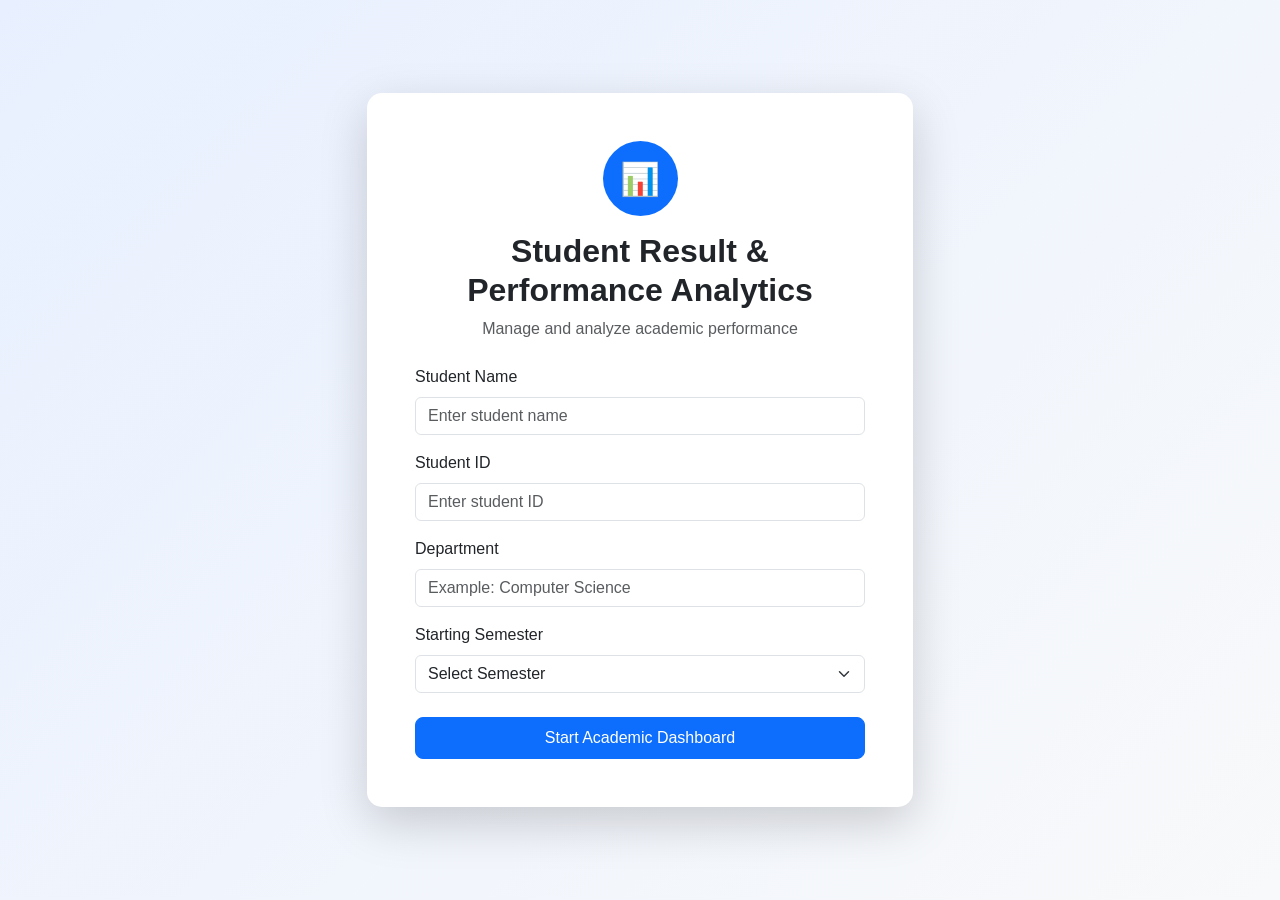
<file: index.html>
<!DOCTYPE html>
<html lang="en">

<head>

    <meta charset="UTF-8">

    <meta
        name="viewport"
        content="width=device-width, initial-scale=1.0"
    >

    <title>Student Result & Performance Analytics</title>

    <!-- Bootstrap -->
    <link
        href="https://cdn.jsdelivr.net/npm/bootstrap@5.3.3/dist/css/bootstrap.min.css"
        rel="stylesheet"
    >

    <!-- Custom CSS -->
    <link
        rel="stylesheet"
        href="css/style.css"
    >

</head>


<body class="login-page">


<div class="container">

    <div class="row justify-content-center align-items-center min-vh-100">

        <div class="col-md-7 col-lg-6">

            <div class="card shadow-lg border-0">

                <div class="card-body p-5">


                    <!-- Header -->

                    <div class="text-center mb-4">

                        <div class="logo-circle">
                            📊
                        </div>

                        <h2 class="fw-bold mt-3">
                            Student Result & Performance Analytics
                        </h2>

                        <p class="text-muted">
                            Manage and analyze academic performance
                        </p>

                    </div>


                    <!-- Student Form -->

                    <form id="studentForm">


                        <!-- Name -->

                        <div class="mb-3">

                            <label class="form-label">
                                Student Name
                            </label>

                            <input
                                type="text"
                                id="studentName"
                                class="form-control"
                                placeholder="Enter student name"
                                required
                            >

                        </div>


                        <!-- ID -->

                        <div class="mb-3">

                            <label class="form-label">
                                Student ID
                            </label>

                            <input
                                type="text"
                                id="studentId"
                                class="form-control"
                                placeholder="Enter student ID"
                                required
                            >

                        </div>


                        <!-- Department -->

                        <div class="mb-3">

                            <label class="form-label">
                                Department
                            </label>

                            <input
                                type="text"
                                id="department"
                                class="form-control"
                                placeholder="Example: Computer Science"
                                required
                            >

                        </div>


                        <!-- Starting Semester -->

                        <div class="mb-4">

                            <label class="form-label">
                                Starting Semester
                            </label>

                            <select
                                id="semester"
                                class="form-select"
                                required
                            >

                                <option value="">
                                    Select Semester
                                </option>

                                <option value="1">
                                    Semester 1
                                </option>

                                <option value="2">
                                    Semester 2
                                </option>

                                <option value="3">
                                    Semester 3
                                </option>

                                <option value="4">
                                    Semester 4
                                </option>

                                <option value="5">
                                    Semester 5
                                </option>

                                <option value="6">
                                    Semester 6
                                </option>

                                <option value="7">
                                    Semester 7
                                </option>

                                <option value="8">
                                    Semester 8
                                </option>

                            </select>

                        </div>


                        <button
                            type="submit"
                            class="btn btn-primary w-100 py-2"
                        >
                            Start Academic Dashboard
                        </button>


                    </form>

                </div>

            </div>

        </div>

    </div>

</div>


<script>

document
    .getElementById("studentForm")
    .addEventListener("submit", function(event) {

        event.preventDefault();


        const name =
            document
                .getElementById("studentName")
                .value
                .trim();


        const id =
            document
                .getElementById("studentId")
                .value
                .trim();


        const department =
            document
                .getElementById("department")
                .value
                .trim();


        const semester =
            Number(
                document
                    .getElementById("semester")
                    .value
            );


        if (!name || !id || !department || !semester) {

            alert("Please fill in all fields.");

            return;

        }


        /*
         * Create a completely new student record.
         */

        const studentData = {

            name: name,

            id: id,

            department: department,

            semesters: []

        };


        /*
         * Create semesters 1 to 8.
         */

        for (let i = 1; i <= 8; i++) {

            studentData.semesters.push({

                semester: i,

                subjects: []

            });

        }


        /*
         * Save student information.
         */

        localStorage.setItem(
            "studentData",
            JSON.stringify(studentData)
        );


        localStorage.setItem(
            "studentName",
            name
        );


        localStorage.setItem(
            "studentId",
            id
        );


        localStorage.setItem(
            "department",
            department
        );


        localStorage.setItem(
            "currentSemester",
            semester
        );


        window.location.href =
            "dashboard.html";

    });

</script>


</body>

</html>
</file>
<file: css/style.css>
/* =========================================
   GENERAL
========================================= */

body {

    font-family:
        Arial,
        Helvetica,
        sans-serif;

    background-color: #f5f7fb;

    color: #212529;

}


.card {

    border-radius: 15px;

}


.btn {

    border-radius: 8px;

}



/* =========================================
   LOGIN PAGE
========================================= */

.login-page {

    background:
        linear-gradient(
            135deg,
            #e8f0ff,
            #f8f9fa
        );

}


.logo-circle {

    width: 75px;

    height: 75px;

    margin: auto;

    display: flex;

    align-items: center;

    justify-content: center;

    border-radius: 50%;

    background-color: #0d6efd;

    color: white;

    font-size: 32px;

}



/* =========================================
   NAVBAR
========================================= */

.navbar-brand {

    font-weight: bold;

}


.navbar-brand span {

    margin-right: 8px;

}



/* =========================================
   MAIN CONTAINER
========================================= */

.dashboard-container {

    padding-top: 30px;

    padding-bottom: 50px;

}



/* =========================================
   STAT CARDS
========================================= */

.dashboard-card {

    border: none;

    border-radius: 15px;

    transition:
        transform 0.2s ease,
        box-shadow 0.2s ease;

}


.dashboard-card:hover {

    transform:
        translateY(-4px);

}


.stat-icon {

    font-size: 30px;

}


.stat-value {

    font-size: 28px;

    font-weight: bold;

}



/* =========================================
   CHART CARDS
========================================= */

.chart-card {

    border: none;

    border-radius: 15px;

}


.chart-container {

    position: relative;

    height: 350px;

}



/* =========================================
   TABLE
========================================= */

.result-table {

    border-radius: 10px;

    overflow: hidden;

}


.result-table th {

    white-space: nowrap;

}


.result-table td {

    vertical-align: middle;

}



/* =========================================
   INSIGHTS
========================================= */

.insight-card {

    border: none;

    border-left:
        5px solid #0d6efd;

    border-radius: 10px;

}



/* =========================================
   PROGRESS
========================================= */

.progress {

    height: 10px;

    border-radius: 10px;

}



/* =========================================
   REPORT
========================================= */

.report-container {

    max-width: 1100px;

    margin: 30px auto;

}


.report-header {

    border-bottom:
        2px solid #0d6efd;

    padding-bottom: 15px;

}


.report-summary {

    background-color: #f8f9fa;

    border-radius: 10px;

}


.report-semester {

    page-break-inside: avoid;

}



/* =========================================
   PRINT
========================================= */

@media print {

    .no-print {

        display: none !important;

    }


    body {

        background-color: white;

    }


    .report-container {

        margin: 0;

        max-width: 100%;

        box-shadow: none !important;

    }

}



/* =========================================
   RESPONSIVE
========================================= */

@media (max-width: 768px) {

    .dashboard-container {

        padding-top: 20px;

    }


    .stat-value {

        font-size: 22px;

    }


    .chart-container {

        height: 280px;

    }

}
</file>
